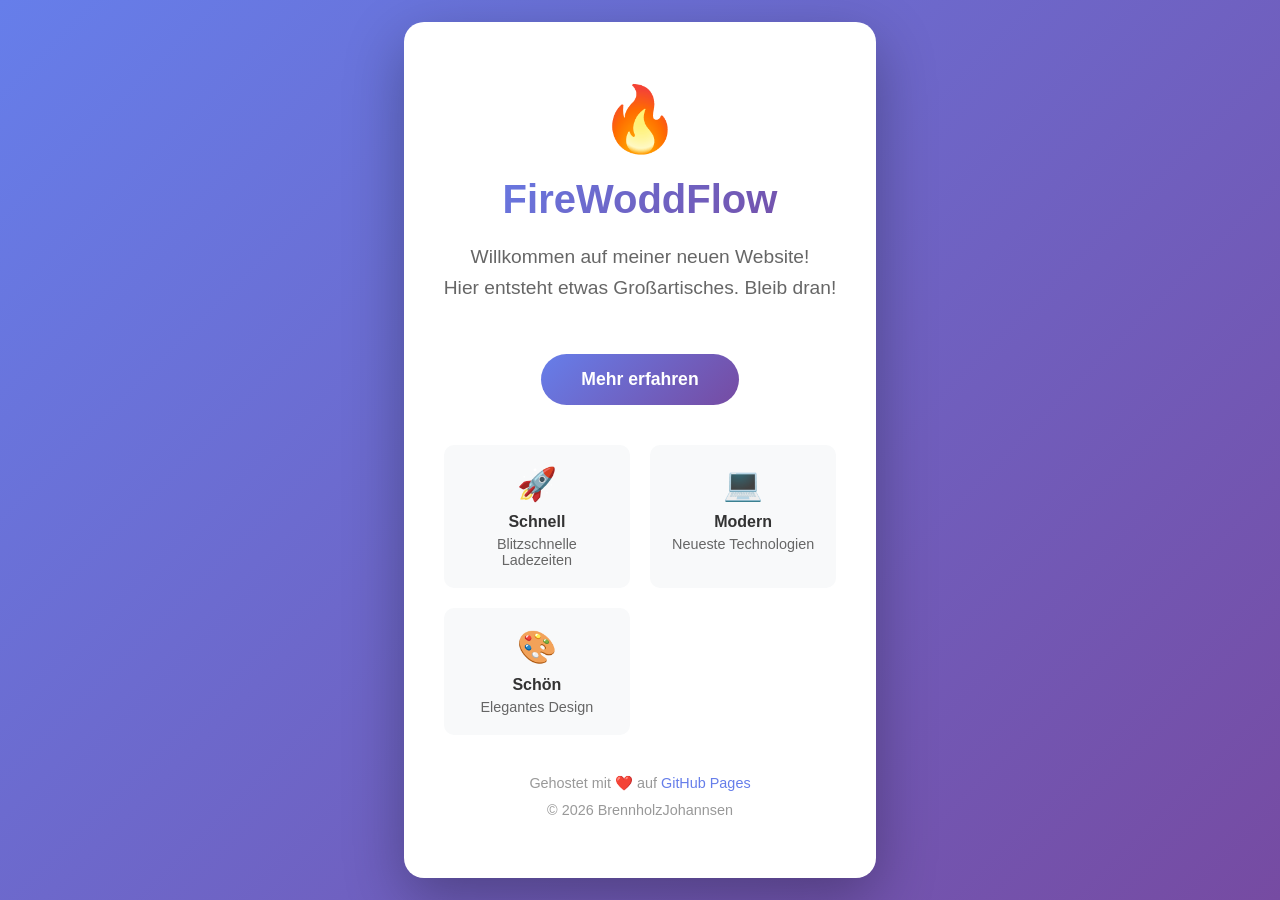
<file: index.html>
<!DOCTYPE html>
<html lang="de">
<head>
    <meta charset="UTF-8">
    <meta name="viewport" content="width=device-width, initial-scale=1.0">
    <title>FireWoddFlow - Willkommen</title>
    <style>
        * {
            margin: 0;
            padding: 0;
            box-sizing: border-box;
        }

        body {
            font-family: 'Segoe UI', Tahoma, Geneva, Verdana, sans-serif;
            background: linear-gradient(135deg, #667eea 0%, #764ba2 100%);
            min-height: 100vh;
            display: flex;
            justify-content: center;
            align-items: center;
            padding: 20px;
        }

        .container {
            background: white;
            border-radius: 20px;
            padding: 60px 40px;
            max-width: 600px;
            text-align: center;
            box-shadow: 0 20px 60px rgba(0, 0, 0, 0.3);
        }

        h1 {
            color: #333;
            font-size: 2.5em;
            margin-bottom: 20px;
            background: linear-gradient(135deg, #667eea 0%, #764ba2 100%);
            -webkit-background-clip: text;
            -webkit-text-fill-color: transparent;
            background-clip: text;
        }

        .subtitle {
            color: #666;
            font-size: 1.2em;
            margin-bottom: 30px;
            line-height: 1.6;
        }

        .fire-emoji {
            font-size: 4em;
            margin-bottom: 20px;
            animation: flicker 1.5s ease-in-out infinite alternate;
        }

        @keyframes flicker {
            0% { transform: scale(1); opacity: 1; }
            100% { transform: scale(1.1); opacity: 0.9; }
        }

        .btn {
            display: inline-block;
            background: linear-gradient(135deg, #667eea 0%, #764ba2 100%);
            color: white;
            padding: 15px 40px;
            border-radius: 30px;
            text-decoration: none;
            font-weight: bold;
            font-size: 1.1em;
            transition: transform 0.3s ease, box-shadow 0.3s ease;
            margin-top: 20px;
        }

        .btn:hover {
            transform: translateY(-3px);
            box-shadow: 0 10px 30px rgba(102, 126, 234, 0.4);
        }

        .features {
            display: grid;
            grid-template-columns: repeat(auto-fit, minmax(150px, 1fr));
            gap: 20px;
            margin-top: 40px;
        }

        .feature {
            background: #f8f9fa;
            padding: 20px;
            border-radius: 10px;
            transition: transform 0.3s ease;
        }

        .feature:hover {
            transform: translateY(-5px);
        }

        .feature-icon {
            font-size: 2em;
            margin-bottom: 10px;
        }

        .feature-title {
            font-weight: bold;
            color: #333;
            margin-bottom: 5px;
        }

        .feature-desc {
            font-size: 0.9em;
            color: #666;
        }

        footer {
            margin-top: 40px;
            color: #999;
            font-size: 0.9em;
        }

        footer a {
            color: #667eea;
            text-decoration: none;
        }

        footer a:hover {
            text-decoration: underline;
        }
    </style>
</head>
<body>
    <div class="container">
        <div class="fire-emoji">🔥</div>
        
        <h1>FireWoddFlow</h1>
        
        <p class="subtitle">
            Willkommen auf meiner neuen Website!<br>
            Hier entsteht etwas Großartisches. Bleib dran!
        </p>

        <a href="#" class="btn">Mehr erfahren</a>

        <div class="features">
            <div class="feature">
                <div class="feature-icon">🚀</div>
                <div class="feature-title">Schnell</div>
                <div class="feature-desc">Blitzschnelle Ladezeiten</div>
            </div>
            <div class="feature">
                <div class="feature-icon">💻</div>
                <div class="feature-title">Modern</div>
                <div class="feature-desc">Neueste Technologien</div>
            </div>
            <div class="feature">
                <div class="feature-icon">🎨</div>
                <div class="feature-title">Schön</div>
                <div class="feature-desc">Elegantes Design</div>
            </div>
        </div>

        <footer>
            <p>Gehostet mit ❤️ auf <a href="https://pages.github.com/" target="_blank">GitHub Pages</a></p>
            <p style="margin-top: 10px;">© 2026 BrennholzJohannsen</p>
        </footer>
    </div>
</body>
</html>
</file>
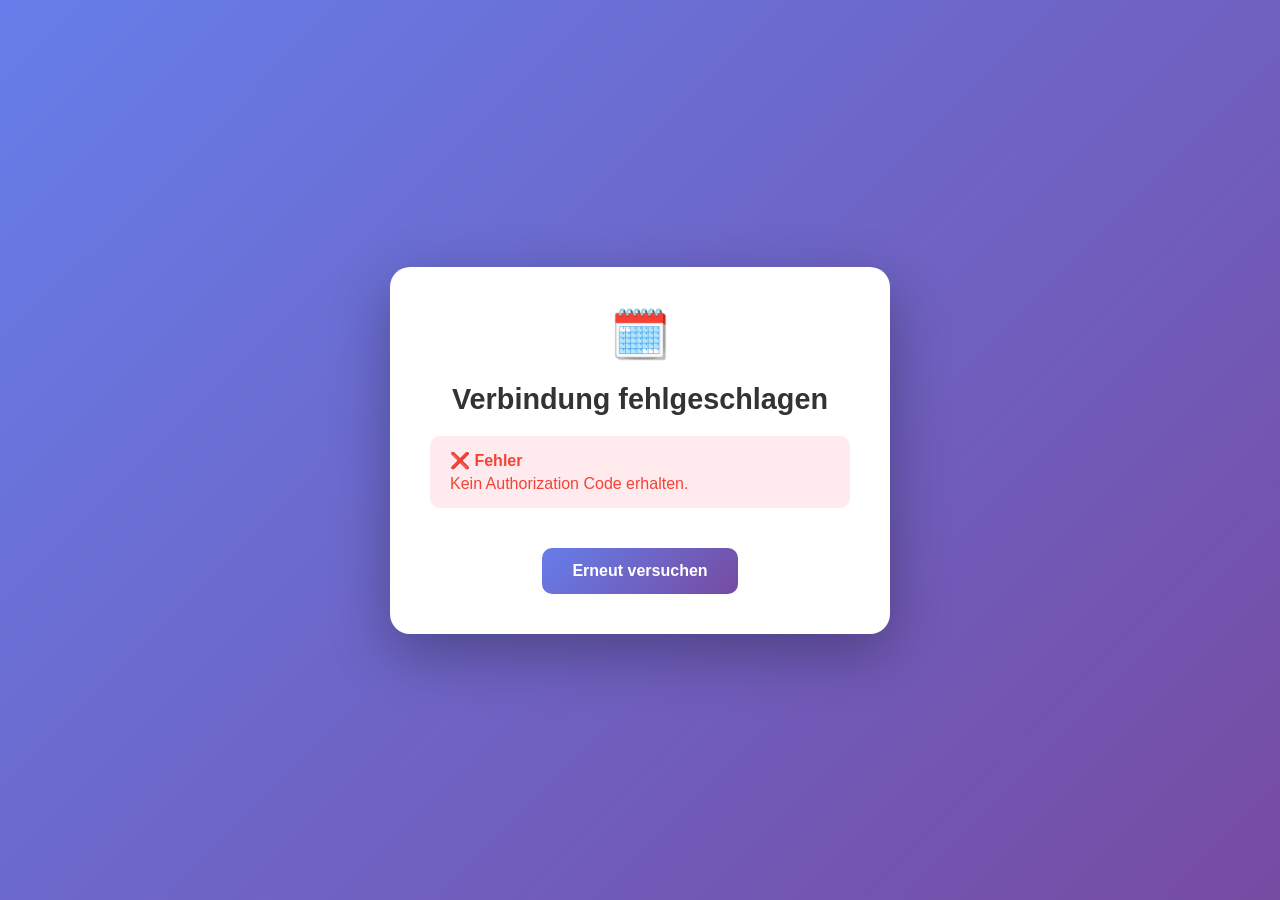
<file: app/oauth-callback.html>
<!DOCTYPE html>
<html lang="de">
<head>
    <meta charset="UTF-8">
    <meta name="viewport" content="width=device-width, initial-scale=1.0">
    <title>Google Calendar Verbindung - FireWoodFlow</title>
    <style>
        * {
            margin: 0;
            padding: 0;
            box-sizing: border-box;
        }

        body {
            font-family: -apple-system, BlinkMacSystemFont, 'Segoe UI', Roboto, Oxygen, Ubuntu, Cantarell, sans-serif;
            background: linear-gradient(135deg, #667eea 0%, #764ba2 100%);
            min-height: 100vh;
            display: flex;
            align-items: center;
            justify-content: center;
            padding: 20px;
        }

        .container {
            background: white;
            border-radius: 20px;
            padding: 40px;
            max-width: 500px;
            width: 100%;
            box-shadow: 0 20px 60px rgba(0, 0, 0, 0.3);
            text-align: center;
        }

        .logo {
            font-size: 3em;
            margin-bottom: 20px;
        }

        h1 {
            color: #333;
            font-size: 1.8em;
            margin-bottom: 10px;
        }

        .subtitle {
            color: #666;
            font-size: 1em;
            margin-bottom: 30px;
        }

        .spinner {
            border: 4px solid #f3f3f3;
            border-top: 4px solid #667eea;
            border-radius: 50%;
            width: 50px;
            height: 50px;
            animation: spin 1s linear infinite;
            margin: 30px auto;
        }

        @keyframes spin {
            0% { transform: rotate(0deg); }
            100% { transform: rotate(360deg); }
        }

        .success {
            color: #4CAF50;
            font-size: 4em;
            margin: 20px 0;
        }

        .error {
            color: #f44336;
            background: #ffebee;
            padding: 15px 20px;
            border-radius: 10px;
            margin: 20px 0;
            text-align: left;
        }

        .error-title {
            font-weight: 600;
            margin-bottom: 5px;
        }

        .btn {
            display: inline-block;
            padding: 14px 30px;
            background: linear-gradient(135deg, #667eea, #764ba2);
            color: white;
            text-decoration: none;
            border-radius: 10px;
            font-weight: 600;
            margin-top: 20px;
            transition: all 0.3s ease;
            border: none;
            cursor: pointer;
        }

        .btn:hover {
            transform: translateY(-2px);
            box-shadow: 0 8px 20px rgba(102, 126, 234, 0.4);
        }

        .info {
            background: #e3f2fd;
            padding: 15px;
            border-radius: 10px;
            margin: 20px 0;
            color: #1976d2;
            font-size: 0.9em;
        }

        .hidden {
            display: none;
        }
    </style>
</head>
<body>
    <div class="container">
        <div class="logo">🗓️</div>
        
        <!-- Loading State -->
        <div id="loading">
            <h1>Verbinde mit Google Calendar...</h1>
            <p class="subtitle">Bitte warte einen Moment</p>
            <div class="spinner"></div>
        </div>

        <!-- Success State -->
        <div id="success" class="hidden">
            <div class="success">✓</div>
            <h1>Erfolgreich verbunden!</h1>
            <p class="subtitle">Dein Google Kalender ist jetzt mit FireWoodFlow verknüpft</p>
            
            <div class="info">
                🔔 Neue Liefertermine werden automatisch in deinem Kalender erstellt!
            </div>
            
            <a href="dashboard.html" class="btn">Zurück zu FireWoodFlow</a>
        </div>

        <!-- Error State -->
        <div id="error" class="hidden">
            <h1>Verbindung fehlgeschlagen</h1>
            <div id="error-message" class="error">
                <div class="error-title">❌ Fehler</div>
                <div id="error-details"></div>
            </div>
            <a href="dashboard.html" class="btn">Erneut versuchen</a>
        </div>
    </div>

    <script>
        // OAuth Callback Handler
        async function handleOAuthCallback() {
            const urlParams = new URLSearchParams(window.location.search);
            const code = urlParams.get('code');
            const error = urlParams.get('error');
            const state = urlParams.get('state');

            // Check for errors
            if (error) {
                showError(`Google OAuth Error: ${error}`);
                return;
            }

            if (!code) {
                showError('Kein Authorization Code erhalten.');
                return;
            }

            try {
                // In einer echten Implementation würdest du hier den Code an deinen Backend-Server senden
                // Der Server tauscht dann den Code gegen Tokens und speichert sie sicher
                
                // Für diese Demo-Version speichern wir nur die Info dass OAuth erfolgreich war
                // TODO: Ersetze dies durch echte Token-Verarbeitung
                
                console.log('Authorization Code:', code);
                
                // Simuliere erfolgreiche Verarbeitung
                await simulateTokenExchange(code);
                
                showSuccess();
                
            } catch (err) {
                console.error('OAuth Error:', err);
                showError(err.message);
            }
        }

        async function simulateTokenExchange(code) {
            // TODO: Hier kommt der echte OAuth Flow hin:
            // 1. Sende code an Backend/Supabase Function
            // 2. Backend tauscht code gegen access_token und refresh_token
            // 3. Tokens verschlüsselt in Datenbank speichern
            // 4. googleCalendarConnected = true setzen
            
            // Für jetzt simulieren wir nur eine Verzögerung
            return new Promise(resolve => setTimeout(resolve, 2000));
        }

        function showSuccess() {
            document.getElementById('loading').classList.add('hidden');
            document.getElementById('success').classList.remove('hidden');
            
            // Speichere dass OAuth erfolgreich war (für Demo)
            localStorage.setItem('firewoodflow_oauth_success', 'true');
            
            // Aktualisiere die Einstellungen
            const settings = JSON.parse(localStorage.getItem('firewoodflow_company') || '{}');
            settings.googleCalendarConnected = true;
            localStorage.setItem('firewoodflow_company', JSON.stringify(settings));
        }

        function showError(message) {
            document.getElementById('loading').classList.add('hidden');
            document.getElementById('error').classList.remove('hidden');
            document.getElementById('error-details').textContent = message;
        }

        // Start when page loads
        window.addEventListener('load', handleOAuthCallback);
    </script>
</body>
</html>
</file>
